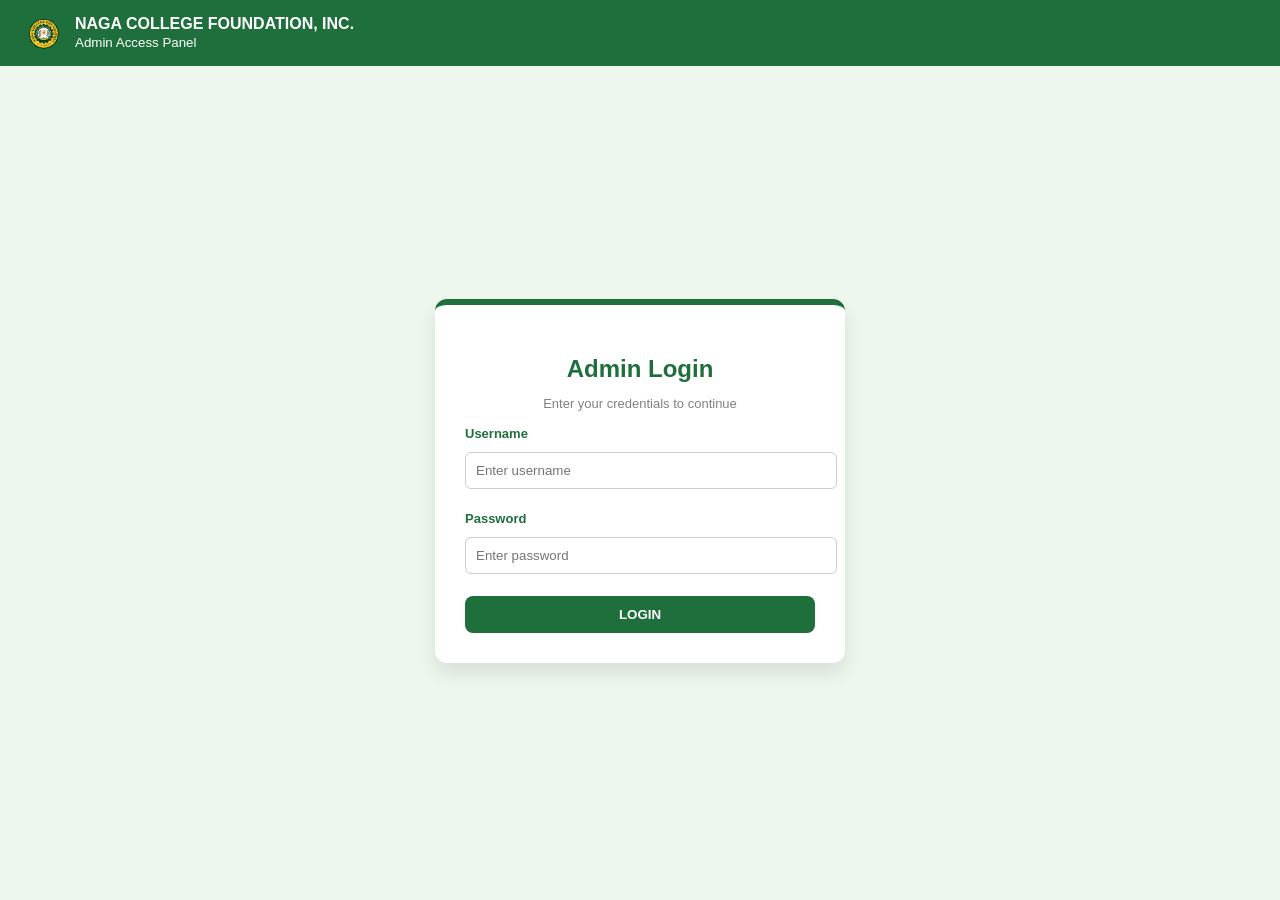
<file: index.html>
<!DOCTYPE html>
<html lang="en">
<head>
  <meta charset="UTF-8">
  <meta name="viewport" content="width=device-width, initial-scale=1.0">
  <title>Admin Login</title>
  <link rel="stylesheet" href="style.css">
</head>
<body>

<div class="navbar">
  <div class="logo">
    <img src="ncf.png" class="logo-img" alt="NCF Logo">
    <div>
      <strong>NAGA COLLEGE FOUNDATION, INC.</strong><br>
      <small>Admin Access Panel</small>
    </div>
  </div>
</div>

<div class="login-wrapper">

  <div class="login-card">

    <h2>Admin Login</h2>
    <p>Enter your credentials to continue</p>

    <form action="dashboard.html">

      <div class="form-row">
        <label for="username">Username</label>
        <input id="username" type="text" placeholder="Enter username" required>
      </div>

      <div class="form-row">
        <label for="password">Password</label>
        <input id="password" type="password" placeholder="Enter password" required>
      </div>

      <button type="submit">LOGIN</button>

    </form>

  </div>

</div>

</body>
</html>
</file>
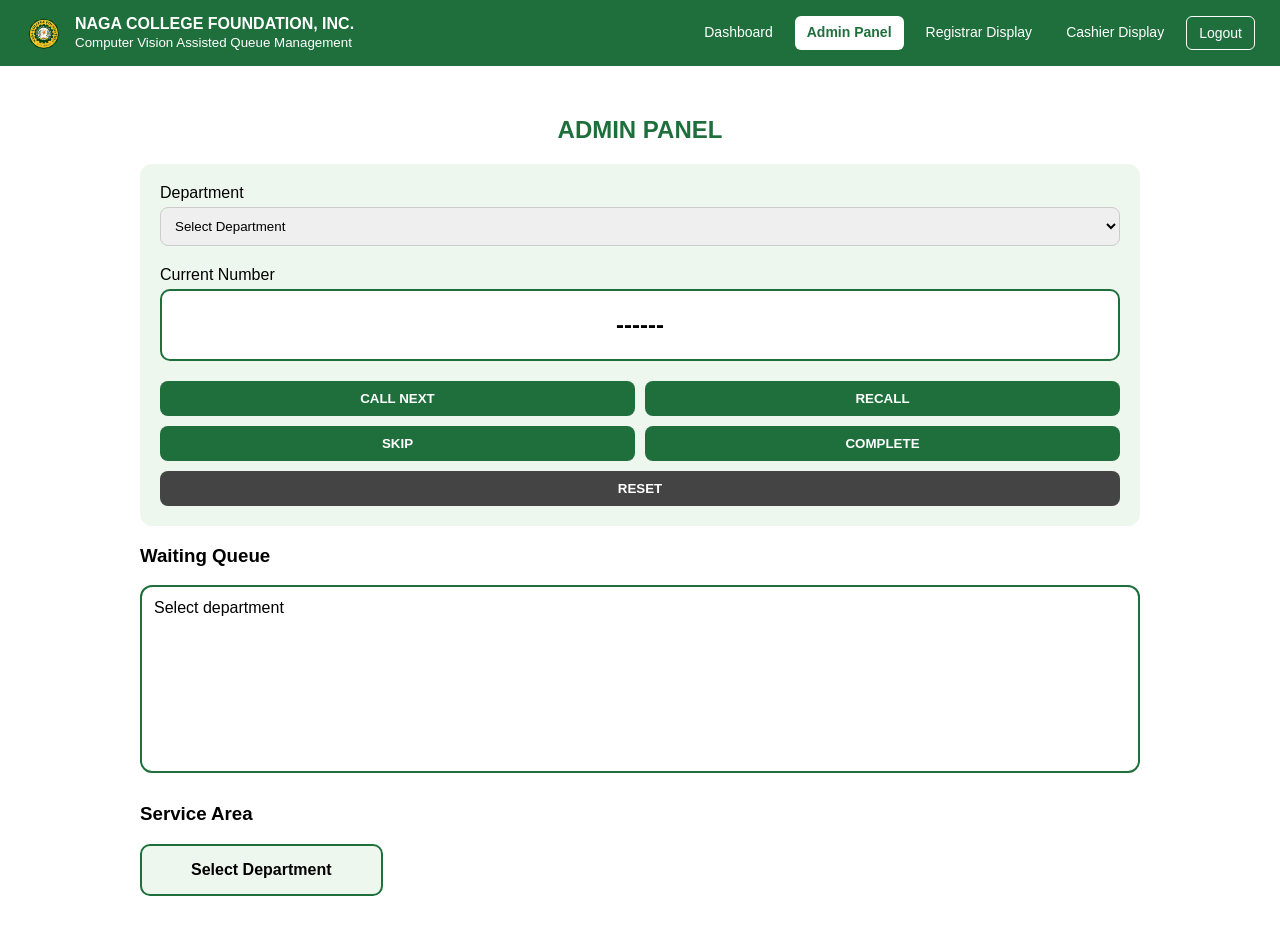
<file: admin.html>
<!DOCTYPE html>
<html lang="en">
<head>
  <meta charset="UTF-8">
  <meta name="viewport" content="width=device-width, initial-scale=1.0">
  <title>Admin Panel</title>

  <link rel="stylesheet" href="admin.css">
</head>

<body>

<div class="navbar">
  <div class="logo">
    <img src="ncf.png" class="logo-img" alt="NCF Logo">

    <div>
      <strong>NAGA COLLEGE FOUNDATION, INC.</strong><br>
      <small>Computer Vision Assisted Queue Management</small>
    </div>
  </div>

  <div class="nav-links">
    <a href="dashboard.html">Dashboard</a>
    <a class="active" href="admin.html">Admin Panel</a>
    <a href="registrar.html">Registrar Display</a>
    <a href="cashier.html">Cashier Display</a>
    <a href="index.html" class="logout">Logout</a>
  </div>
</div>

<div class="admin-container">

  <div class="admin-box">

    <h2 class="title">ADMIN PANEL</h2>

    <div class="top">

      <div class="left-panel">

        <label for="department">Department</label>

        <select id="department" name="department">
          <option value="">Select Department</option>
          <option value="registrar">Registrar</option>
          <option value="cashier">Cashier</option>
        </select>

        <div class="current-box">
          <label>Current Number</label>
          <div id="currentNumber">------</div>
        </div>

       <div class="buttons">
  <button onclick="callNext()">CALL NEXT</button>
  <button onclick="recall()">RECALL</button>
  <button onclick="skipQueue()">SKIP</button>
  <button onclick="completeQueue()">COMPLETE</button>
  <button class="reset" onclick="resetSystem()">RESET</button>
</div>

      </div>

    </div>

    <!-- WAITING -->
    <div class="queue-section">
      <h3>Waiting Queue</h3>

      <div class="queue-box" id="queueBox">
        No one waiting
      </div>
    </div>

    <!-- SERVICE AREA -->
    <div class="windows-section">

      <h3 id="serviceTitle">Service Windows</h3>

      <div class="windows" id="serviceArea">

        <!-- DEFAULT -->
        <div class="window">
          Select Department
        </div>

      </div>

    </div>

  </div>

</div>

<script src="admin.js"></script>

</body>
</html>
</file>
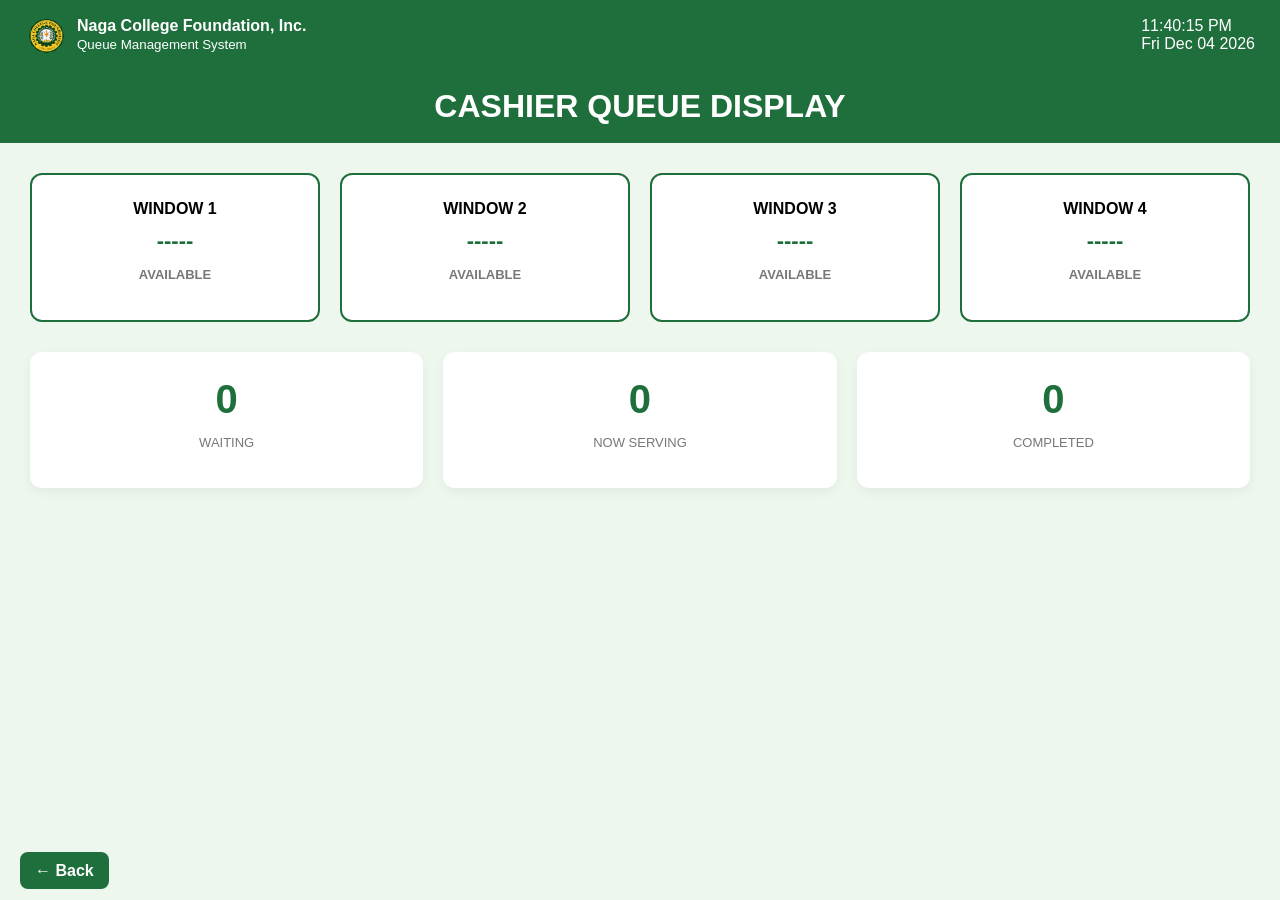
<file: cashier.html>
<!DOCTYPE html>
<html lang="en">
<head>
  <meta charset="UTF-8">
  <meta name="viewport" content="width=device-width, initial-scale=1.0">
  <title>Cashier Display</title>

  <link rel="stylesheet" href="display.css">
</head>

<body>

<div class="header">
  <div class="header-left">
    <img src="ncf.png" class="logo-img" alt="NCF Logo">

    <div>
      <strong>Naga College Foundation, Inc.</strong><br>
      <small>Queue Management System</small>
    </div>
  </div>

  <div id="time"></div>
</div>

<h1>CASHIER QUEUE DISPLAY</h1>

<!-- WINDOWS -->
<div class="windows">

  <div class="box" id="window0">WINDOW 1<span>-----</span><p>AVAILABLE</p></div>
  <div class="box" id="window1">WINDOW 2<span>-----</span><p>AVAILABLE</p></div>
  <div class="box" id="window2">WINDOW 3<span>-----</span><p>AVAILABLE</p></div>
  <div class="box" id="window3">WINDOW 4<span>-----</span><p>AVAILABLE</p></div>

</div>

<!-- STATS -->
<div class="stats">
  <div class="stat"><h2 id="waiting">0</h2><p>WAITING</p></div>
  <div class="stat"><h2 id="serving">0</h2><p>NOW SERVING</p></div>
  <div class="stat"><h2 id="completed">0</h2><p>COMPLETED</p></div>
</div>

<div class="back-btn">
  <a href="index.html">← Back</a>
</div>

<script src="display.js"></script>
<script>
  loadDisplay("cashier");
</script>

</body>
</html>
</file>
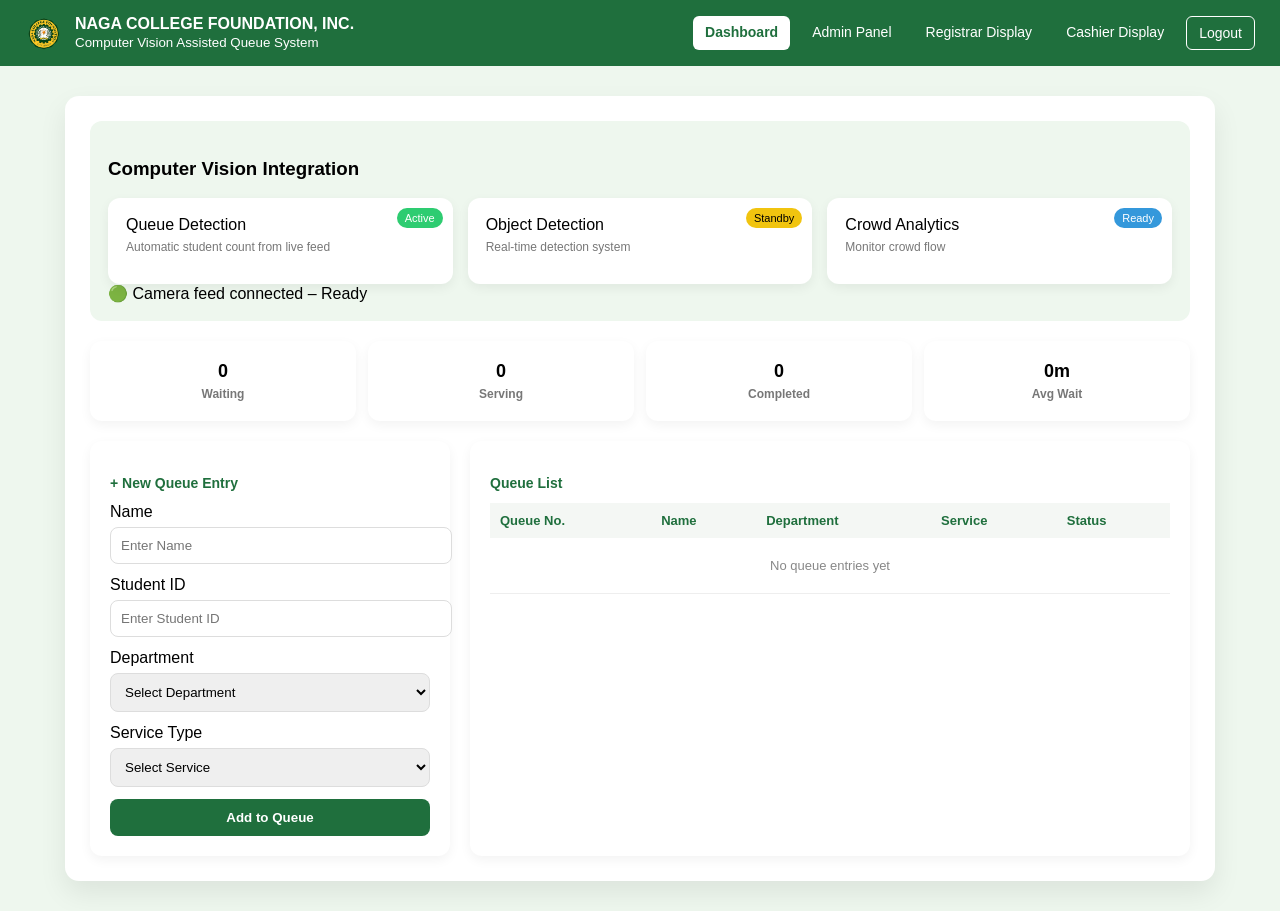
<file: dashboard.html>
<!DOCTYPE html>
<html lang="en">
<head>
  <meta charset="UTF-8">
  <meta name="viewport" content="width=device-width, initial-scale=1.0">
  <title>Dashboard</title>
  <link rel="stylesheet" href="style.css">
</head>

<body>

<div class="navbar">
  <div class="logo">
    <img src="ncf.png" class="logo-img" alt="NCF Logo">
    <div>
      <strong>NAGA COLLEGE FOUNDATION, INC.</strong><br>
      <small>Computer Vision Assisted Queue System</small>
    </div>
  </div>

  <div class="nav-links">
    <a class="active" href="dashboard.html">Dashboard</a>
    <a href="admin.html">Admin Panel</a>
    <a href="registrar.html">Registrar Display</a>
    <a href="cashier.html">Cashier Display</a>
    <a class="logout" href="index.html">Logout</a>
  </div>
</div>

<div class="container">

  <div class="dashboard-card">

    <div class="section">
      <h3>Computer Vision Integration</h3>

      <div class="cards">
        <div class="card">
          Queue Detection
          <span class="badge green">Active</span>
          <p>Automatic student count from live feed</p>
        </div>

        <div class="card">
          Object Detection
          <span class="badge yellow">Standby</span>
          <p>Real-time detection system</p>
        </div>

        <div class="card">
          Crowd Analytics
          <span class="badge blue">Ready</span>
          <p>Monitor crowd flow</p>
        </div>
      </div>

      <div class="status-box">
        🟢 Camera feed connected – Ready
      </div>
    </div>

    <div class="stats">
      <div class="box">0<br><small>Waiting</small></div>
      <div class="box">0<br><small>Serving</small></div>
      <div class="box">0<br><small>Completed</small></div>
      <div class="box">0m<br><small>Avg Wait</small></div>
    </div>

    <div class="grid">

      <div class="form-card">
        <h3>+ New Queue Entry</h3>

        <label for="name">Name</label>
        <input type="text" id="name" placeholder="Enter Name">

        <label for="studentId">Student ID</label>
        <input type="text" id="studentId" placeholder="Enter Student ID">

        <label for="department">Department</label>
        <select id="department" title="Select Department" onchange="updateService()">
          <option value="">Select Department</option>
          <option value="registrar">Registrar</option>
          <option value="cashier">Cashier</option>
        </select>

        <label for="service">Service Type</label>
        <select id="service" title="Select Service Type">
          <option value="">Select Service</option>
        </select>

        <button onclick="addToQueue()">Add to Queue</button>
      </div>

      <div class="table-card">
        <h3>Queue List</h3>

        <table id="queueTable">
          <tr>
            <th>Queue No.</th>
            <th>Name</th>
            <th>Department</th>
            <th>Service</th>
            <th>Status</th>
          </tr>

          <tr>
            <td colspan="5" class="center-text">
              No queue entries yet
            </td>
          </tr>
        </table>
      </div>

    </div>

  </div>

</div>

<script src="script.js"></script>

</body>
</html>
</file>
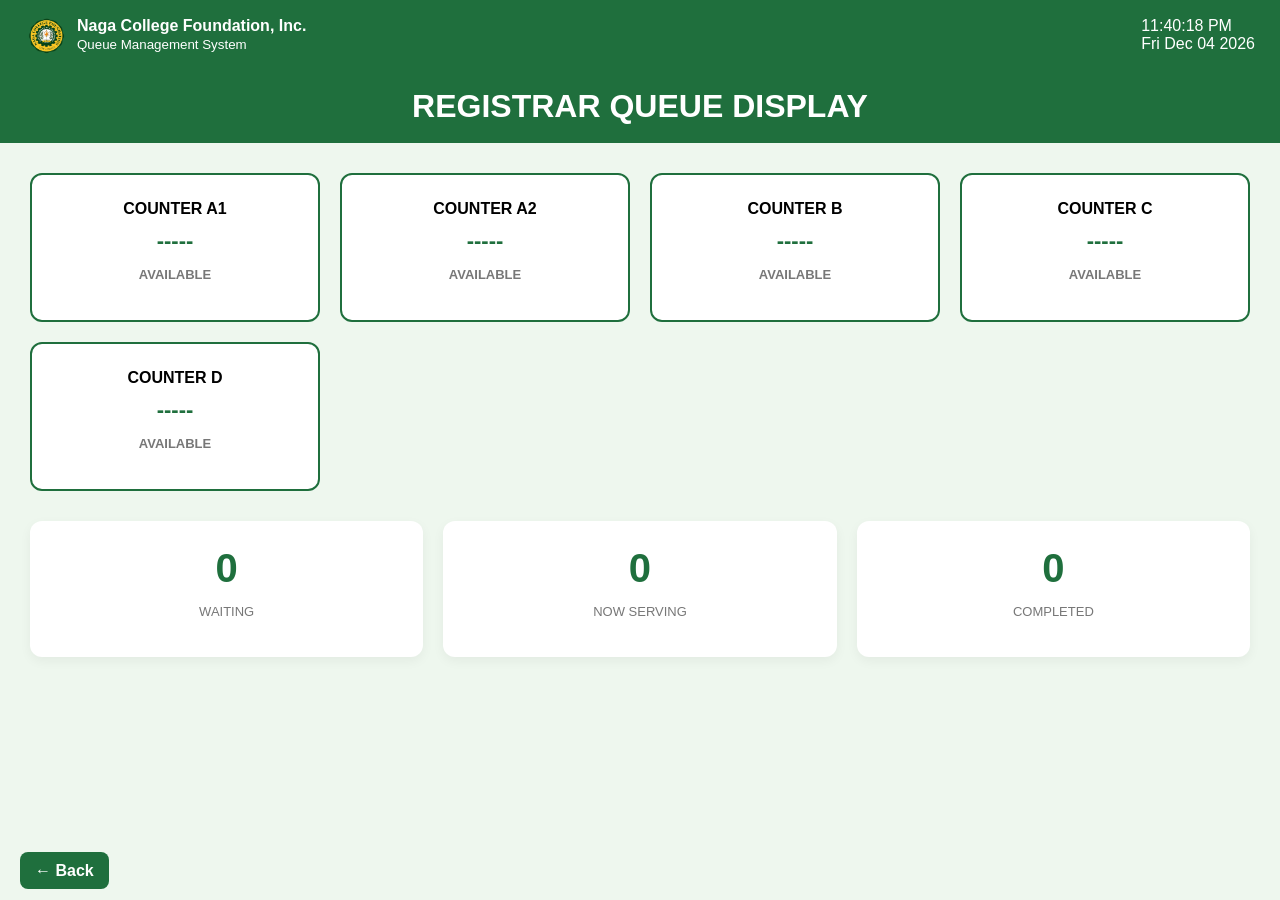
<file: registrar.html>
<!DOCTYPE html>
<html lang="en">
<head>
  <meta charset="UTF-8">
  <meta name="viewport" content="width=device-width, initial-scale=1.0">
  <title>Registrar Display</title>

  <link rel="stylesheet" href="display.css">
</head>

<body>

<div class="header">
  <div class="header-left">
    <img src="ncf.png" class="logo-img" alt="NCF Logo">

    <div>
      <strong>Naga College Foundation, Inc.</strong><br>
      <small>Queue Management System</small>
    </div>
  </div>

  <div id="time"></div>
</div>

<h1>REGISTRAR QUEUE DISPLAY</h1>

<!-- SAME FORMAT AS CASHIER -->
<div class="windows">

  <div class="box" id="A1">
    COUNTER A1
    <span>-----</span>
    <p>AVAILABLE</p>
  </div>

  <div class="box" id="A2">
    COUNTER A2
    <span>-----</span>
    <p>AVAILABLE</p>
  </div>

  <div class="box" id="B">
    COUNTER B
    <span>-----</span>
    <p>AVAILABLE</p>
  </div>

  <div class="box" id="C">
    COUNTER C
    <span>-----</span>
    <p>AVAILABLE</p>
  </div>

  <div class="box" id="D">
    COUNTER D
    <span>-----</span>
    <p>AVAILABLE</p>
  </div>

</div>

<!-- STATS -->
<div class="stats">
  <div class="stat"><h2 id="waiting">0</h2><p>WAITING</p></div>
  <div class="stat"><h2 id="serving">0</h2><p>NOW SERVING</p></div>
  <div class="stat"><h2 id="completed">0</h2><p>COMPLETED</p></div>
</div>

<div class="back-btn">
  <a href="index.html">← Back</a>
</div>

<script src="display.js"></script>
<script>
  loadDisplay("registrar");
</script>

</body>
</html>
</file>
<file: style.css>
body {
  margin: 0;
  font-family: Arial, sans-serif;
  background: #eef7ee;
}


.navbar {
  background: #1f6f3d;
  color: white;
  padding: 15px 25px;
  display: flex;
  align-items: center;
  justify-content: space-between;
}

.logo {
  display: flex;
  align-items: center;
  gap: 15px;
}

.logo-img {
  width: 35px !important;
  height: 35px !important;
  object-fit: contain;
  display: block;
}

.nav-links {
  display: flex;
  gap: 10px;
  flex-wrap: wrap;
}

.nav-links a {
  color: #ffffff;
  text-decoration: none;
  padding: 8px 12px;
  border-radius: 6px;
  font-size: 14px;
  transition: 0.2s;
}

.nav-links a:hover {
  background: rgba(255, 255, 255, 0.15);
}

.nav-links a.active {
  background: #ffffff;
  color: #1f6f3d;
  font-weight: bold;
}

.nav-links a.logout {
  border: 1px solid #ffffff;
}

.nav-links a.logout:hover {
  background: #ffffff;
  color: #1f6f3d;
}


.login-wrapper {
  height: calc(100vh - 70px);
  display: flex;
  justify-content: center;
  align-items: center;
}

.login-card {
  width: 350px;
  background: white;
  padding: 30px;
  border-radius: 12px;
  box-shadow: 0 10px 20px rgba(0,0,0,0.1);
  text-align: center;
  border-top: 6px solid #1f6f3d;
}

.login-card h2 {
  margin-bottom: 5px;
  color: #1f6f3d;
}

.login-card p {
  font-size: 13px;
  color: gray;
  margin-bottom: 15px;
}

.form-row {
  display: flex;
  flex-direction: column;
  align-items: flex-start;
  margin: 10px 0;
}

.form-row label {
  font-size: 13px;
  font-weight: bold;
  color: #1f6f3d;
  margin-bottom: 5px;
}

.form-row input {
  width: 100%;
  padding: 10px;
  border: 1px solid #ccc;
  border-radius: 6px;
}

button {
  width: 100%;
  padding: 11px;
  background: #1f6f3d;
  color: white;
  border: none;
  border-radius: 8px;
  font-weight: bold;
  cursor: pointer;
  transition: 0.2s;
}

button:hover {
  background: #14522b;
}


.container {
  display: flex;
  justify-content: center;
  padding: 30px;
}

.dashboard-card {
  width: 1100px;
  background: #ffffff;
  padding: 25px;
  border-radius: 14px;
  box-shadow: 0 12px 28px rgba(0,0,0,0.08);
}

.section {
  background: #eef7ee;
  padding: 18px;
  border-radius: 12px;
  margin-bottom: 18px;
}

.cards {
  display: grid;
  grid-template-columns: repeat(3, 1fr);
  gap: 15px;
}

.card {
  background: #fff;
  padding: 18px;
  border-radius: 12px;
  position: relative;
  box-shadow: 0 4px 12px rgba(0,0,0,0.06);
  transition: 0.2s;
}

.card:hover {
  transform: translateY(-3px);
}

.card p {
  font-size: 12px;
  color: #777;
  margin-top: 6px;
}

.badge {
  position: absolute;
  top: 10px;
  right: 10px;
  padding: 4px 8px;
  border-radius: 20px;
  font-size: 11px;
  color: white;
}

.green { background: #2ecc71; }
.yellow { background: #f1c40f; color: #000; }
.blue { background: #3498db; }

.stats {
  display: grid;
  grid-template-columns: repeat(4, 1fr);
  gap: 12px;
  margin: 20px 0;
}

.box {
  background: #fff;
  padding: 20px;
  border-radius: 12px;
  text-align: center;
  font-size: 18px;
  font-weight: 600;
  box-shadow: 0 4px 12px rgba(0,0,0,0.05);
}

.box small {
  display: block;
  font-size: 12px;
  color: #777;
  margin-top: 5px;
}

.grid {
  display: grid;
  grid-template-columns: 1fr 2fr;
  gap: 20px;
}

.form-card,
.table-card {
  background: #fff;
  padding: 20px;
  border-radius: 12px;
  box-shadow: 0 4px 12px rgba(0,0,0,0.05);
}

.form-card h3,
.table-card h3 {
  color: #1f6f3d;
  font-size: 14px;
  margin-bottom: 12px;
}

input,
select {
  width: 100%;
  padding: 10px;
  margin: 6px 0 12px;
  border: 1px solid #ddd;
  border-radius: 8px;
  outline: none;
}

input:focus,
select:focus {
  border-color: #1f6f3d;
}

table {
  width: 100%;
  border-collapse: collapse;
}

th {
  background: #f4f7f4;
  color: #1f6f3d;
  text-align: left;
  padding: 10px;
  font-size: 13px;
}

td {
  padding: 10px;
  border-bottom: 1px solid #eee;
  font-size: 13px;
}

.center-text {
  text-align: center;
  color: #888;
  padding: 20px;
}

.admin-container {
  display: flex;
  justify-content: center;
  padding: 30px;
  background: #eef7ee;
  min-height: 100vh;
}

.admin-box {
  width: 900px;
  background: #1f6f3d;
  color: white;
  padding: 20px;
  border-radius: 12px;
}
</file>
<file: admin.css>
body{
  margin:0;
  font-family:Arial;
  background:#ffffff;
}

.navbar{
  background:#1f6f3d;
  color:white;
  padding:15px 25px;
  display:flex;
  align-items:center;
  justify-content:space-between;
}

.logo{
  display:flex;
  align-items:center;
  gap:15px;
}

.logo-img{
  width:35px;
  height:35px;
  object-fit:contain;
  display:block;
}

.nav-links{
  display:flex;
  gap:10px;
  flex-wrap:wrap;
}

.nav-links a{
  color:#ffffff;
  text-decoration:none;
  padding:8px 12px;
  border-radius:6px;
  font-size:14px;
  transition:0.2s;
}

.nav-links a:hover{
  background:rgba(255,255,255,0.15);
}

.nav-links a.active{
  background:#ffffff;
  color:#1f6f3d;
  font-weight:bold;
}

.nav-links a.logout{
  border:1px solid #ffffff;
}

.nav-links a.logout:hover{
  background:#ffffff;
  color:#1f6f3d;
}

.admin-container{
  display:flex;
  justify-content:center;
  padding:30px;
}

.admin-box{
  width:1000px;
}

.title{
  text-align:center;
  color:#1f6f3d;
  margin-bottom:20px;
}

.top{
  display:flex;
  gap:20px;
}

.left-panel{
  flex:1;
  background:#eef7ee;
  padding:20px;
  border-radius:12px;
}

.right-panel{
  flex:1;
  background:#eef7ee;
  padding:20px;
  border-radius:12px;
}

select{
  width:100%;
  padding:10px;
  margin-top:5px;
  border-radius:8px;
  border:1px solid #ccc;
}

.current-box{
  margin-top:20px;
}

#currentNumber{
  background:white;
  padding:20px;
  text-align:center;
  font-size:24px;
  font-weight:bold;
  border-radius:10px;
  margin-top:5px;
  border:2px solid #1f6f3d;
}

.buttons{
  margin-top:20px;
  display:grid;
  grid-template-columns:repeat(2,1fr);
  gap:10px;
}

button{
  padding:10px;
  border:none;
  border-radius:8px;
  cursor:pointer;
  font-weight:bold;
  background:#1f6f3d;
  color:white;
}

button.reset{
  grid-column:span 2;
  background:#444;
}

.queue-box{
  background:white;
  height:160px; 
  border-radius:12px;
  padding:12px;
  border:2px solid #1f6f3d;
  overflow-y:auto;
}

.windows-section{
  margin-top:30px;
}

.windows{
  display:grid;
  grid-template-columns:repeat(4,1fr);
  gap:10px;
}

.window{
  background:#eef7ee;
  border:2px solid #1f6f3d;
  border-radius:10px;
  padding:15px;
  text-align:center;
  font-weight:bold;
}

.line{
  margin-top:10px;
  color:#1f6f3d;
}
</file>
<file: display.css>
body {
  margin: 0;
  font-family: Arial, sans-serif;
  background: #eef7ee;
}

.header {
  background: #1f6f3d;
  color: white;
  padding: 15px 25px;
  display: flex;
  justify-content: space-between;
  align-items: center;
}

.header-left {
  display: flex;
  align-items: center;
  gap: 12px;
}

.logo-img {
  width: 40px;
  height: 40px;
  object-fit: contain;
}

h1 {
  margin: 0;
  text-align: center;
  background: #1f6f3d;
  color: white;
  padding: 18px;
}

.windows {
  display: grid;
  grid-template-columns: repeat(4, 1fr);
  gap: 20px;
  padding: 30px;
}

.box {
  background: #ffffff;
  padding: 25px;
  text-align: center;
  border-radius: 12px;
  border: 2px solid #1f6f3d;
  font-weight: bold;
}

.box span {
  display: block;
  margin: 10px 0;
  font-size: 22px;
  color: #1f6f3d;
}

.box p {
  font-size: 13px;
  color: #777;
}

.stats {
  display: grid;
  grid-template-columns: repeat(3, 1fr);
  gap: 20px;
  padding: 0 30px 30px;
}

.stat {
  background: #ffffff;
  text-align: center;
  padding: 25px;
  border-radius: 12px;
  box-shadow: 0 4px 12px rgba(0,0,0,0.05);
}

.stat h2 {
  font-size: 40px;
  color: #1f6f3d;
  margin: 0;
}

.stat p {
  font-size: 13px;
  color: #777;
}

.back-btn {
  position: fixed;
  bottom: 20px;
  left: 20px;
}

.back-btn a {
  text-decoration: none;
  background: #1f6f3d;
  color: white;
  padding: 10px 15px;
  border-radius: 8px;
  font-weight: bold;
}

.back-btn a:hover {
  background: #14522b;
}
</file>
